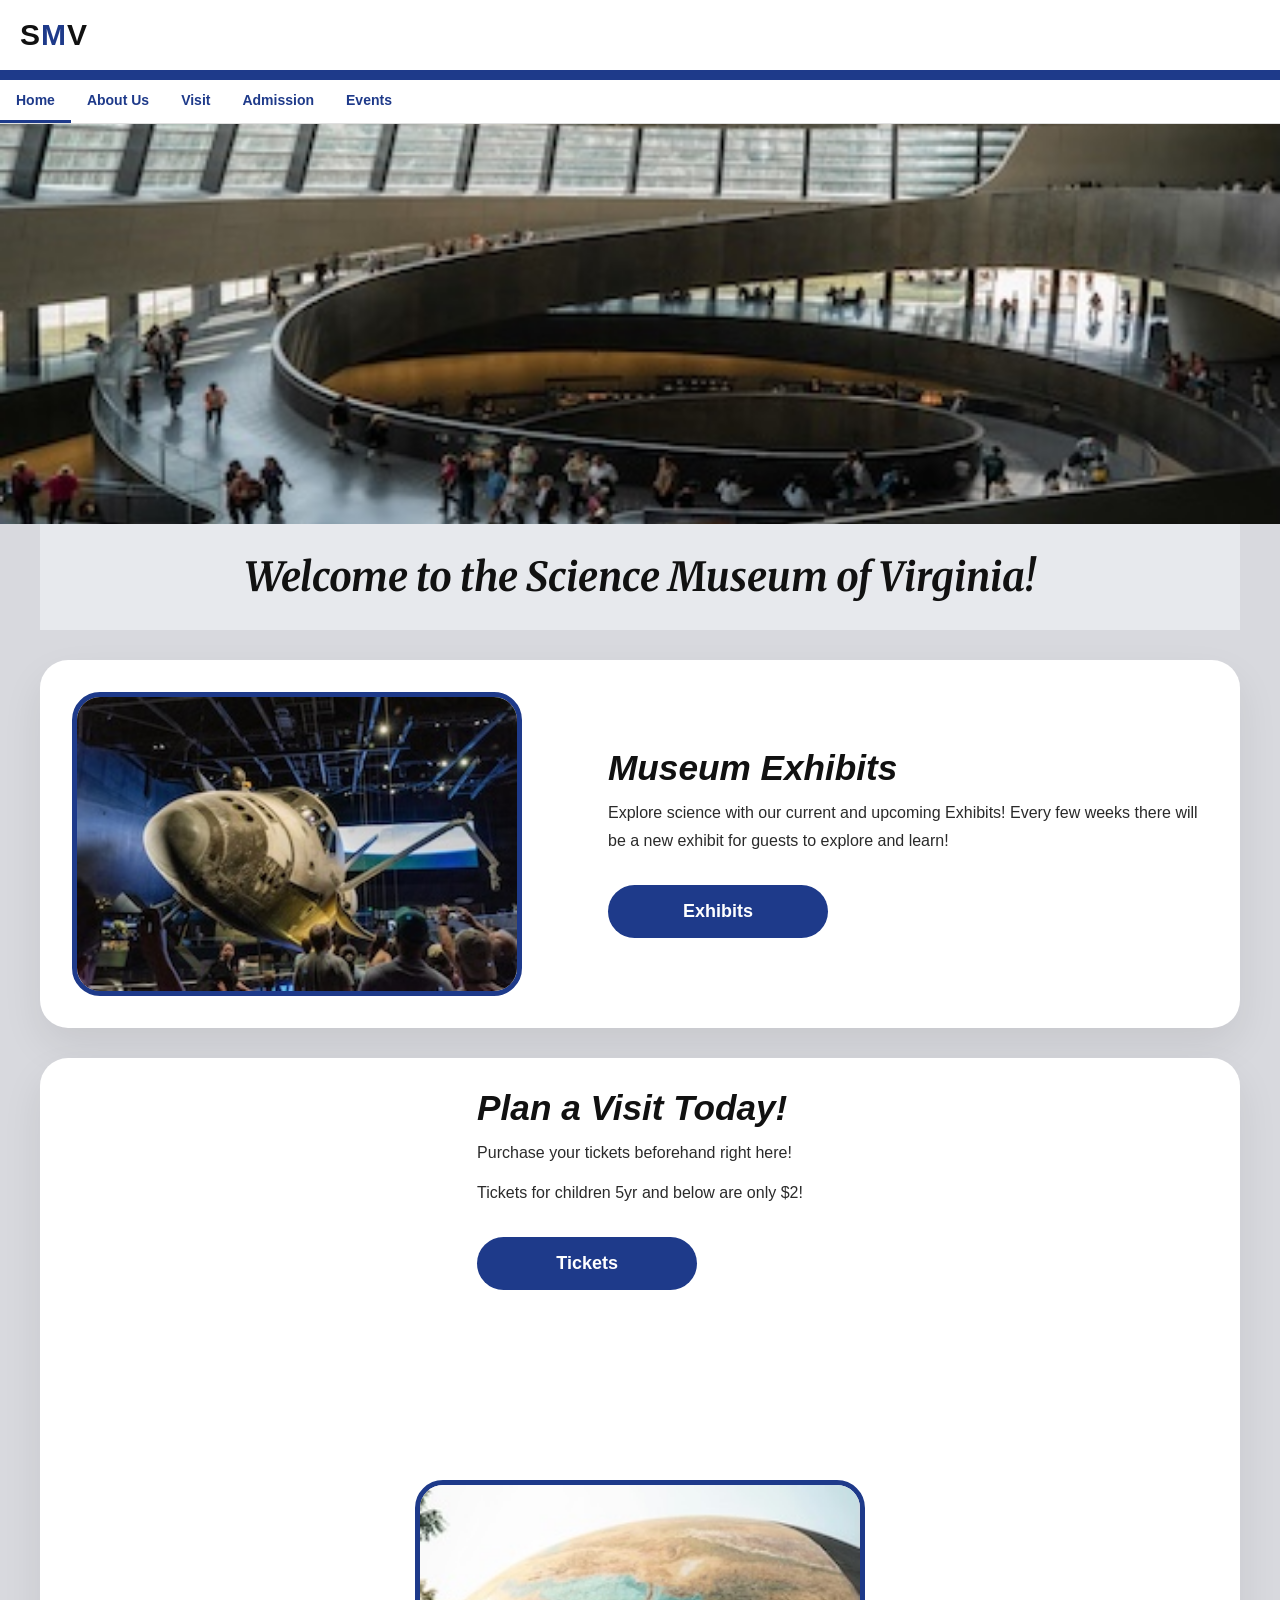
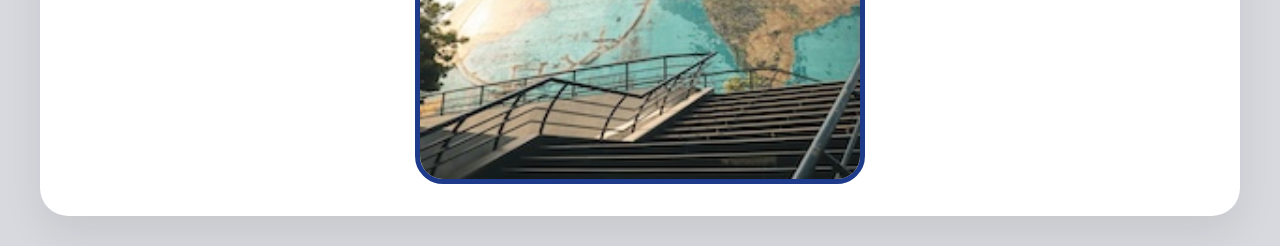
<file: index.html>
<!DOCTYPE html>
<html lang="en">
<head>
<meta charset="UTF-8">
<meta name="viewport" content="width=device-width, initial-scale=1.0">
<title>Science Museum of Virginia</title>
<link rel="stylesheet" href="science-website-css.css/styles.css">
</head>

<body>

<!-- Header -->
<header class="header">
    <div class="logo">S<span>M</span>V</div>
    <div class="menu-toggle" id="menuToggle">&#9776;</div>
</header>

<!-- Navigation Bar -->
<nav class="navbar" id="navbar">
    <ul class="nav-list">
        <li><a href="index.html" class="nav-link active">Home</a></li>
        <li><a href="smv-pages/about-us.html" class="nav-link">About Us</a></li>
        <li><a href="smv-pages/visit.html" class="nav-link">Visit</a></li>
        <li><a href="smv-pages/admission.html" class="nav-link">Admission</a></li>
        <li><a href="smv-pages/events.html" class="nav-link">Events</a></li>
    </ul>
</nav>

<!-- Hero Image -->
<section class="hero">
    <img src="images/index-banner.jpg" alt="Museum Interior">
</section>

<!-- Welcome Title -->
<section class="welcome">
    <h1>Welcome to the Science Museum of Virginia!</h1>
</section>

<!-- Exhibits Section -->
<section class="content">
    <img src="images/smv-index-img1.jpg" alt="Space Exhibit">

    <div class="text">
        <h2>Museum Exhibits</h2>
        <p>
        Explore science with our current and upcoming Exhibits!
        Every few weeks there will be a new exhibit for guests to explore and learn!
        </p>

        <button>Exhibits</button>
    </div>
</section>

<!-- Visit Section -->
<section class="content reverse">

    <div class="text">
        <h2>Plan a Visit Today!</h2>
        <p>
        Purchase your tickets beforehand right here!
        </p>

        <p>
        Tickets for children 5yr and below are only $2!
        </p>

        <button>Tickets</button>
    </div>

    <img src="images/smv-index-img2.jpg" alt="Museum Globe">

</section>

</body>
</html>

<script>
    const menuToggle = document.getElementById('menuToggle');
    const navbar = document.getElementById('navbar');

    menuToggle.addEventListener('click', () => {
        navbar.classList.toggle('active');
    });

    // Close menu when a link is clicked
    document.querySelectorAll('.nav-link').forEach(link => {
        link.addEventListener('click', () => {
            navbar.classList.remove('active');
        });
    });
</script>
</file>
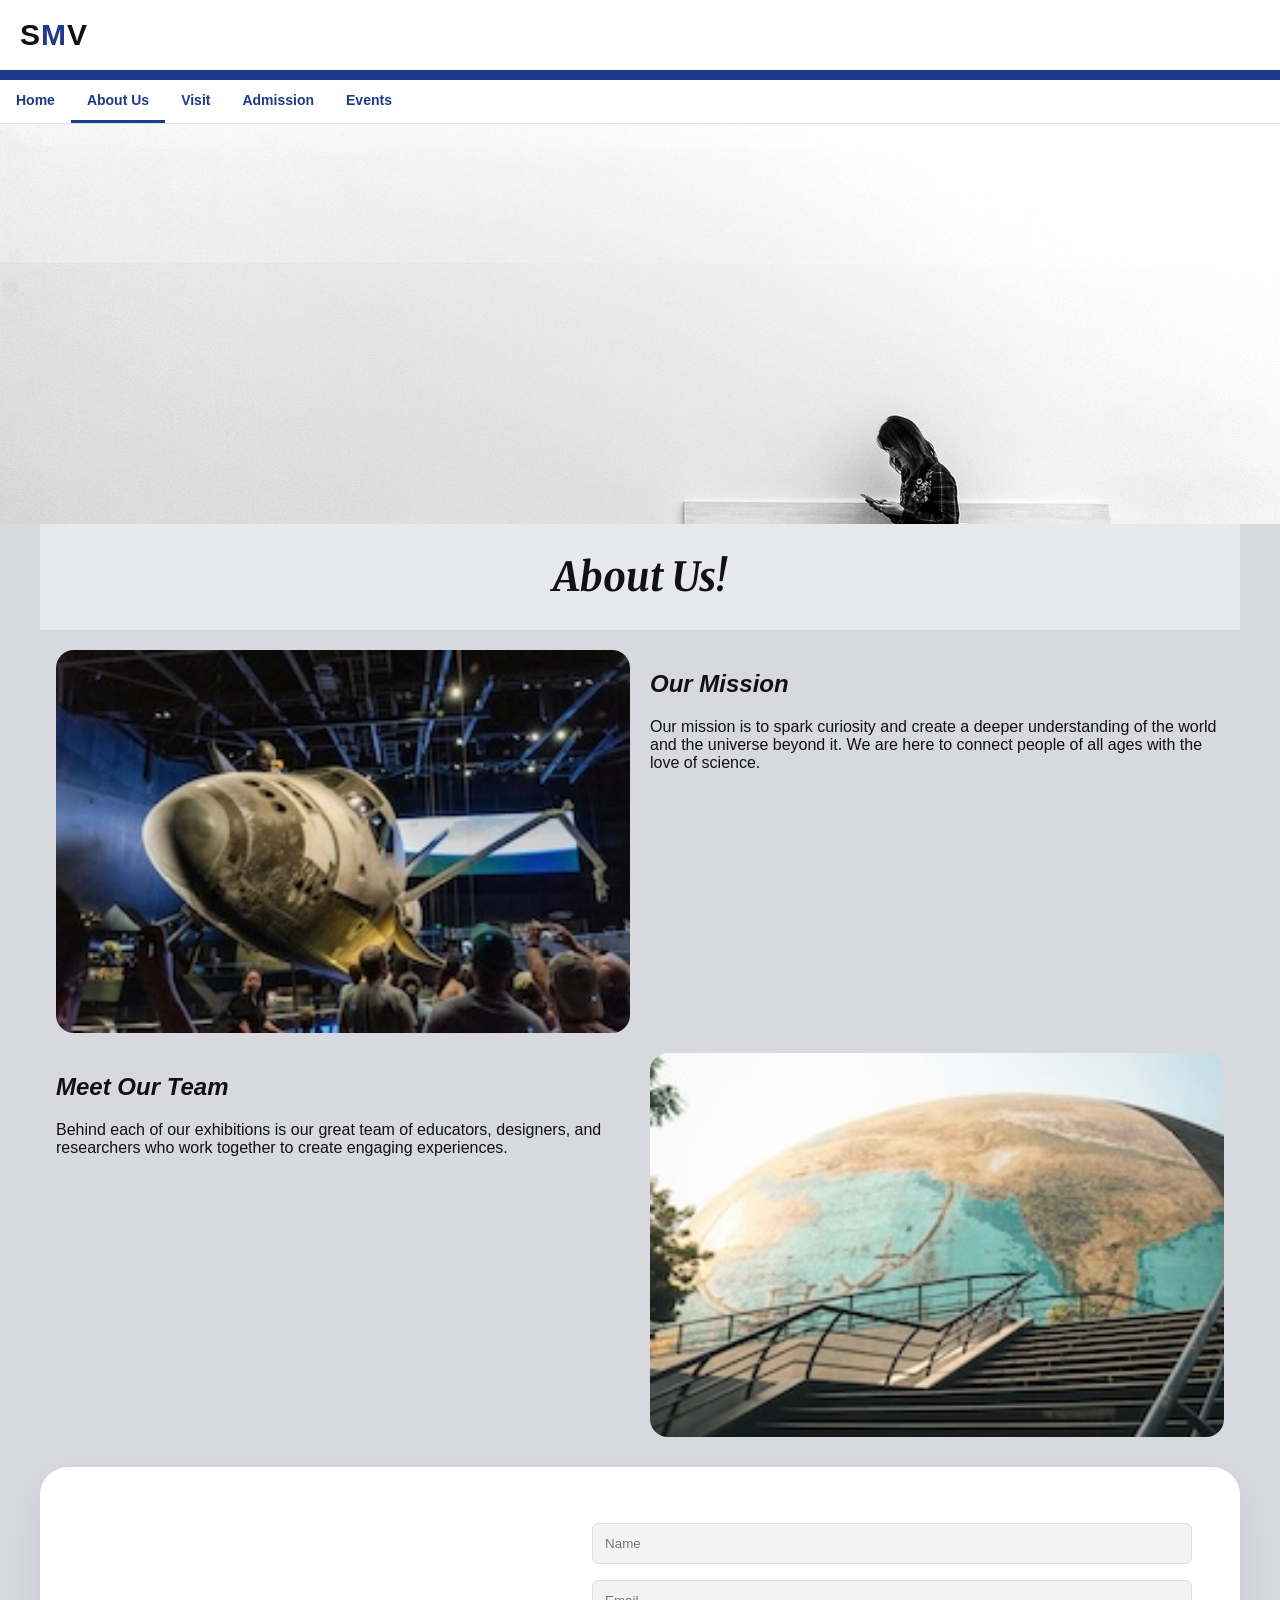
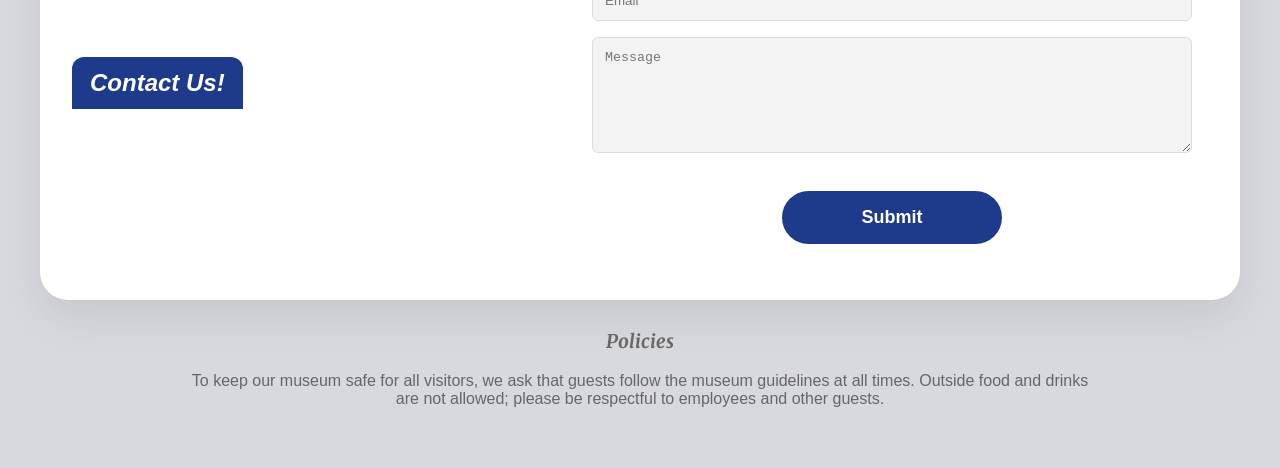
<file: smv-pages/about-us.html>
<!DOCTYPE html>
<html lang="en">
<head>
<meta charset="UTF-8">
<meta name="viewport" content="width=device-width, initial-scale=1.0">
<title>Science Museum of Virginia</title>
<link rel="stylesheet" href="../science-website-css.css/styles.css">
</head>

<body>

<!-- Header -->
<header class="header">
    <div class="logo">S<span>M</span>V</div>
    <div class="menu-toggle" id="menuToggle">&#9776;</div>
</header>

<!-- Navigation Bar -->
<nav class="navbar" id="navbar">
    <ul class="nav-list">
        <li><a href="../index.html" class="nav-link">Home</a></li>
        <li><a href="about-us.html" class="nav-link active">About Us</a></li>
        <li><a href="visit.html" class="nav-link">Visit</a></li>
        <li><a href="admission.html" class="nav-link">Admission</a></li>
        <li><a href="events.html" class="nav-link">Events</a></li>
    </ul>
</nav>

<!-- Hero Image -->
<!-- Hero Image -->
<section class="hero">
    <img src="../images/smv-banner.jpg" alt="Museum Exterior">
</section>

<!-- About Header -->
<section class="welcome">
    <h1>About Us!</h1>
</section>

<!-- About Content -->
<section class="about-grid">
    <div class="about-card">
        <img src="../images/smv-index-img1.jpg" alt="Exhibit">
    </div>

    <div class="about-card">
        <h2>Our Mission</h2>
        <p>
        Our mission is to spark curiosity and create a deeper understanding of the world and the universe beyond it. We are here to connect people of all ages with the love of science.
        </p>
    </div>

    <div class="about-card">
        <h2>Meet Our Team</h2>
        <p>
        Behind each of our exhibitions is our great team of educators, designers, and researchers who work together to create engaging experiences.
        </p>
    </div>

    <div class="about-card">
        <img src="../images/smv-index-img2.jpg" alt="Team">
    </div>
</section>

<!-- Contact Card -->
<section class="content contact-card">
    <h2 class="contact-title">Contact Us!</h2>
    <form class="contact-form">
        <input type="text" name="name" placeholder="Name">
        <input type="email" name="email" placeholder="Email">
        <textarea name="message" rows="6" placeholder="Message"></textarea>
        <div class="form-actions">
            <button type="submit">Submit</button>
        </div>
    </form>
</section>

<!-- Policies -->
<section class="policies">
    <h3>Policies</h3>
    <p>
    To keep our museum safe for all visitors, we ask that guests follow the museum guidelines at all times. Outside food and drinks are not allowed; please be respectful to employees and other guests.
    </p>
</section>

</body>
</html>

<script>
    const menuToggle = document.getElementById('menuToggle');
    const navbar = document.getElementById('navbar');

    menuToggle.addEventListener('click', () => {
        navbar.classList.toggle('active');
    });

    // Close menu when a link is clicked
    document.querySelectorAll('.nav-link').forEach(link => {
        link.addEventListener('click', () => {
            navbar.classList.remove('active');
        });
    });
</script>
</file>
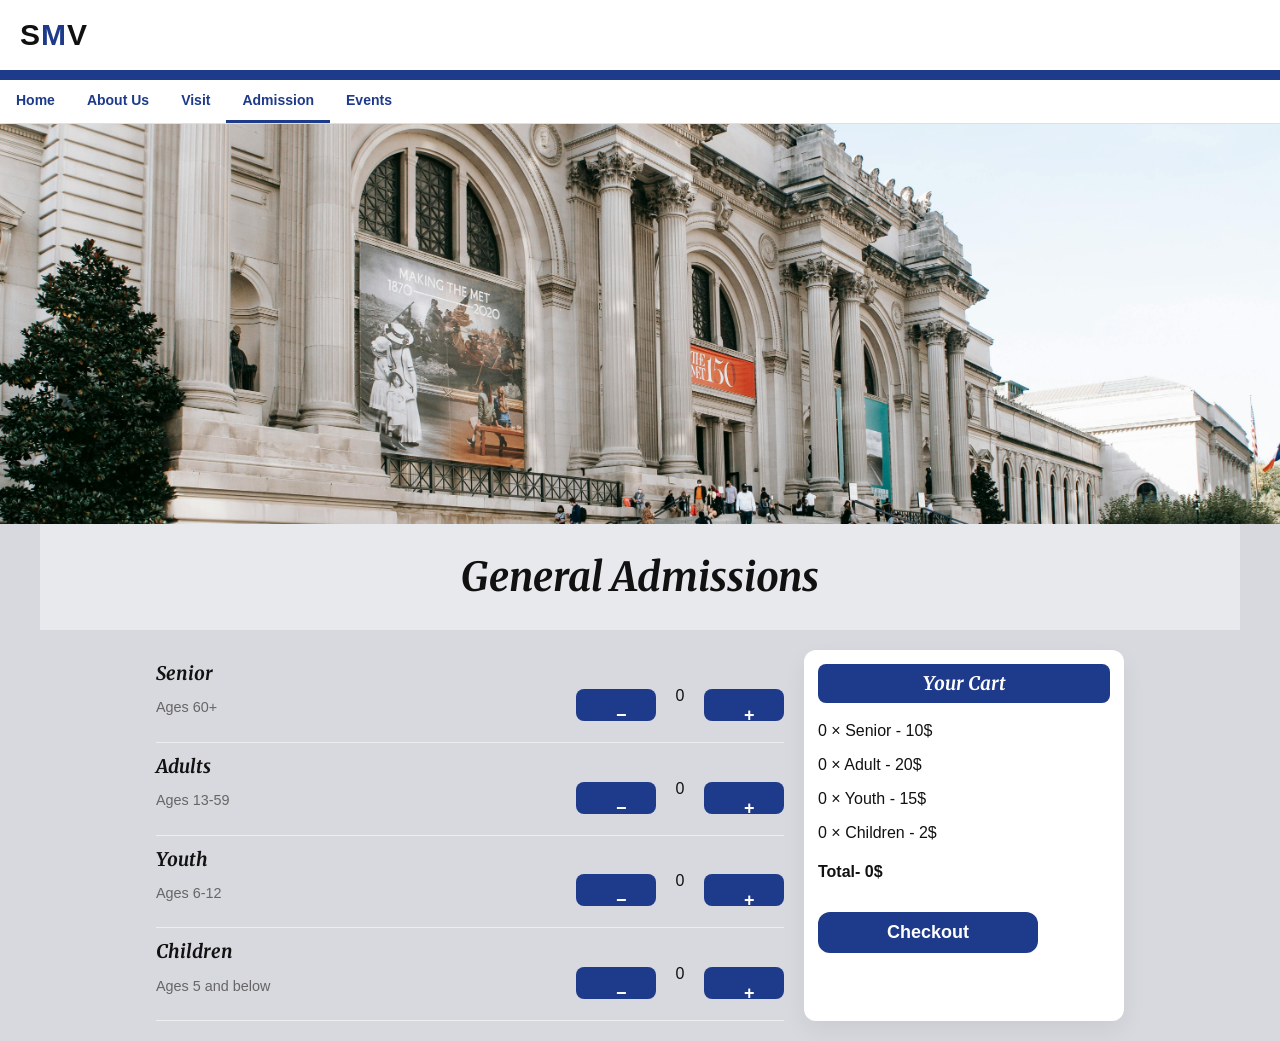
<file: smv-pages/admission.html>
<!DOCTYPE html>
<html lang="en">
<head>
<meta charset="UTF-8">
<meta name="viewport" content="width=device-width, initial-scale=1.0">
<title>Science Museum of Virginia</title>
<link rel="stylesheet" href="../science-website-css.css/styles.css">
</head>

<body>

<!-- Header -->
<header class="header">
    <div class="logo">S<span>M</span>V</div>
    <div class="menu-toggle" id="menuToggle">&#9776;</div>
</header>

<!-- Navigation Bar -->
<nav class="navbar" id="navbar">
    <ul class="nav-list">
        <li><a href="../index.html" class="nav-link">Home</a></li>
        <li><a href="about-us.html" class="nav-link">About Us</a></li>
        <li><a href="visit.html" class="nav-link">Visit</a></li>
        <li><a href="admission.html" class="nav-link active">Admission</a></li>
        <li><a href="events.html" class="nav-link">Events</a></li>
    </ul>
</nav>

<!-- Hero Image -->
<!-- Hero Image -->
<section class="hero">
    <img src="../images/smv-visit-banner.jpg" alt="Admissions Banner">
</section>

<!-- Admission Header -->
<section class="welcome">
    <h1>General Admissions</h1>
</section>

<!-- Admission Layout -->
<section class="admission-layout">
    <div class="tickets">
        <div class="ticket-row">
            <div>
                <h3>Senior</h3>
                <p class="sub">Ages 60+</p>
            </div>
            <div class="controls">
                <button class="qty-btn" data-type="senior" data-op="dec">−</button>
                <span class="qty" id="qty-senior">0</span>
                <button class="qty-btn" data-type="senior" data-op="inc">+</button>
            </div>
        </div>

        <div class="ticket-row">
            <div>
                <h3>Adults</h3>
                <p class="sub">Ages 13-59</p>
            </div>
            <div class="controls">
                <button class="qty-btn" data-type="adult" data-op="dec">−</button>
                <span class="qty" id="qty-adult">0</span>
                <button class="qty-btn" data-type="adult" data-op="inc">+</button>
            </div>
        </div>

        <div class="ticket-row">
            <div>
                <h3>Youth</h3>
                <p class="sub">Ages 6-12</p>
            </div>
            <div class="controls">
                <button class="qty-btn" data-type="youth" data-op="dec">−</button>
                <span class="qty" id="qty-youth">0</span>
                <button class="qty-btn" data-type="youth" data-op="inc">+</button>
            </div>
        </div>

        <div class="ticket-row">
            <div>
                <h3>Children</h3>
                <p class="sub">Ages 5 and below</p>
            </div>
            <div class="controls">
                <button class="qty-btn" data-type="child" data-op="dec">−</button>
                <span class="qty" id="qty-child">0</span>
                <button class="qty-btn" data-type="child" data-op="inc">+</button>
            </div>
        </div>
    </div>

    <aside class="cart-box">
        <h3>Your Cart</h3>
        <div id="cart-items">
            <p id="cart-senior">0 × Senior - 10$</p>
            <p id="cart-adult">0 × Adult - 20$</p>
            <p id="cart-youth">0 × Youth - 15$</p>
            <p id="cart-child">0 × Children - 2$</p>
        </div>
        <h4 id="cart-total">Total- 0$</h4>
        <button class="checkout">Checkout</button>
    </aside>
</section>

</body>
</html>

<script>
    const menuToggle = document.getElementById('menuToggle');
    const navbar = document.getElementById('navbar');

    menuToggle.addEventListener('click', () => {
        navbar.classList.toggle('active');
    });

    // Close menu when a link is clicked
    document.querySelectorAll('.nav-link').forEach(link => {
        link.addEventListener('click', () => {
            navbar.classList.remove('active');
        });
    });

    // Admission ticket logic
    (function(){
        const prices = { senior:10, adult:20, youth:15, child:2 };
        const qty = { senior:0, adult:0, youth:0, child:0 };

        function updateCart(){
            document.getElementById('cart-senior').textContent = `${qty.senior} × Senior - ${prices.senior}$`;
            document.getElementById('cart-adult').textContent = `${qty.adult} × Adult - ${prices.adult}$`;
            document.getElementById('cart-youth').textContent = `${qty.youth} × Youth - ${prices.youth}$`;
            document.getElementById('cart-child').textContent = `${qty.child} × Children - ${prices.child}$`;
            const total = qty.senior*prices.senior + qty.adult*prices.adult + qty.youth*prices.youth + qty.child*prices.child;
            document.getElementById('cart-total').textContent = `Total- ${total}$`;
            document.getElementById('qty-senior').textContent = qty.senior;
            document.getElementById('qty-adult').textContent = qty.adult;
            document.getElementById('qty-youth').textContent = qty.youth;
            document.getElementById('qty-child').textContent = qty.child;
        }

        document.querySelectorAll('.qty-btn').forEach(btn => {
            btn.addEventListener('click', () => {
                const type = btn.dataset.type;
                const op = btn.dataset.op;
                if(op === 'inc') qty[type]++;
                else if(op === 'dec') qty[type] = Math.max(0, qty[type]-1);
                updateCart();
            });
        });

        // initialize
        updateCart();
    })();
</script>
</file>
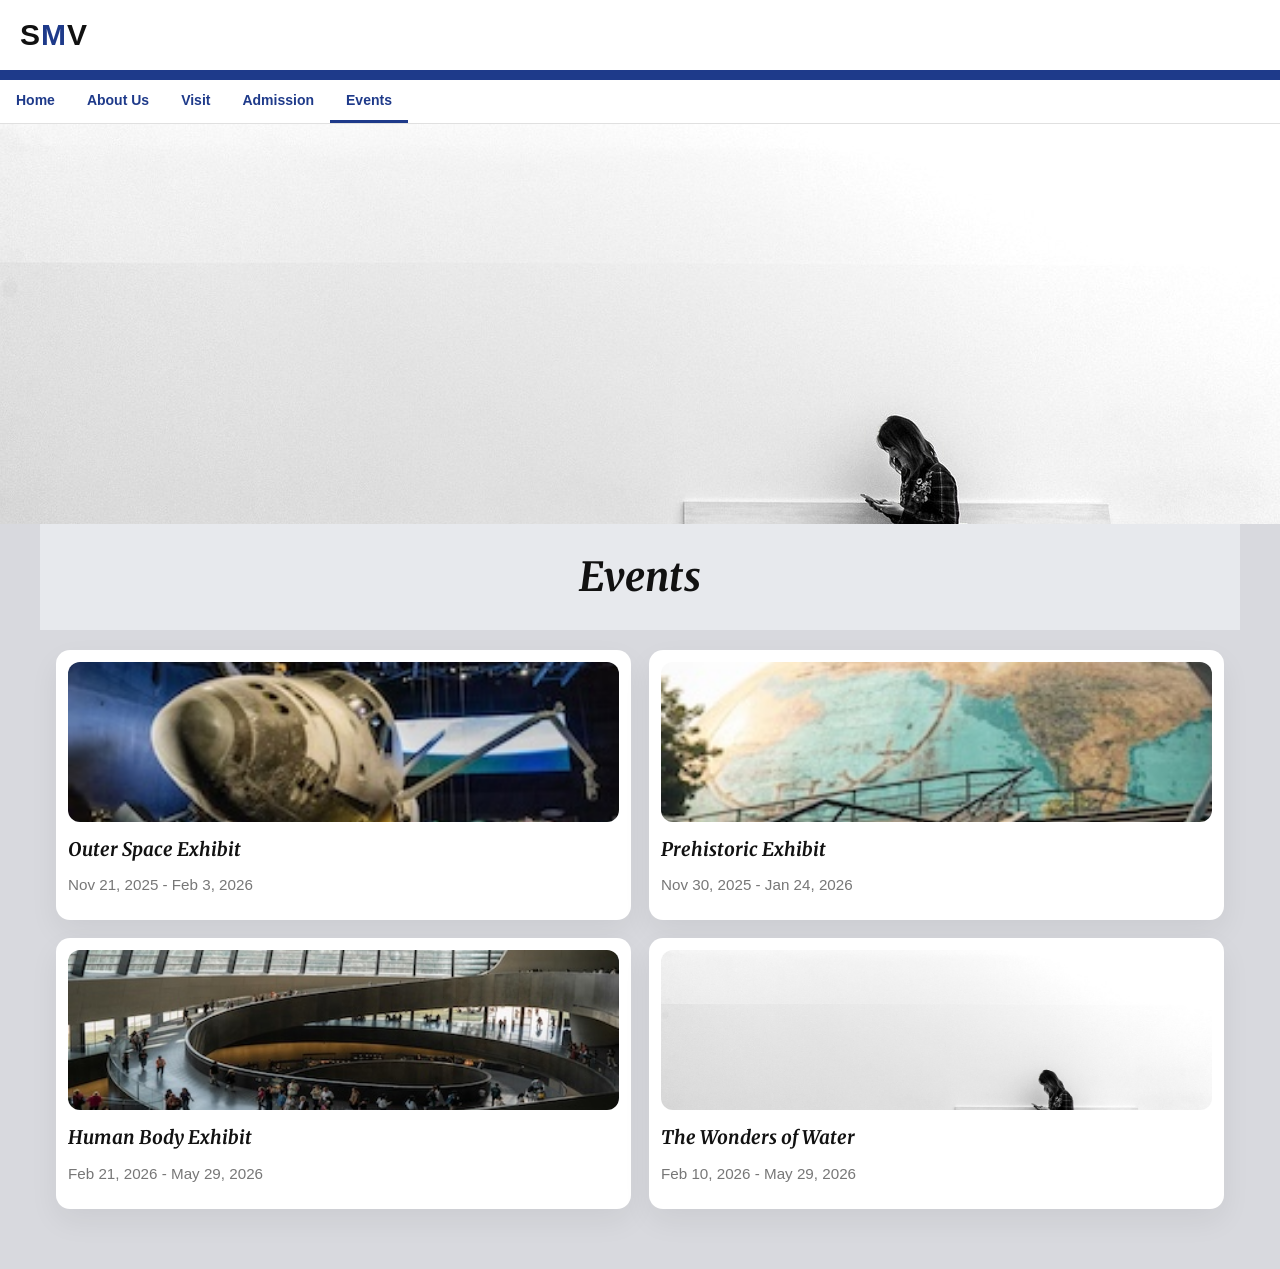
<file: smv-pages/events.html>
<!DOCTYPE html>
<html lang="en">
<head>
<meta charset="UTF-8">
<meta name="viewport" content="width=device-width, initial-scale=1.0">
<title>Science Museum of Virginia</title>
<link rel="stylesheet" href="../science-website-css.css/styles.css">
</head>

<body>

<!-- Header -->
<header class="header">
    <div class="logo">S<span>M</span>V</div>
    <div class="menu-toggle" id="menuToggle">&#9776;</div>
</header>

<!-- Navigation Bar -->
<nav class="navbar" id="navbar">
    <ul class="nav-list">
        <li><a href="../index.html" class="nav-link">Home</a></li>
        <li><a href="about-us.html" class="nav-link">About Us</a></li>
        <li><a href="visit.html" class="nav-link">Visit</a></li>
        <li><a href="admission.html" class="nav-link">Admission</a></li>
        <li><a href="events.html" class="nav-link active">Events</a></li>
    </ul>
</nav>

<!-- Hero Image -->
<!-- Hero Image -->
<section class="hero">
    <img src="../images/smv-banner.jpg" alt="Events Banner">
</section>

<!-- Events Header -->
<section class="welcome">
    <h1>Events</h1>
</section>

<!-- Events Grid -->
<section class="event-grid">
    <article class="event-card">
        <img src="../images/smv-index-img1.jpg" alt="Outer Space Exhibit">
        <h3>Outer Space Exhibit</h3>
        <p class="date">Nov 21, 2025 - Feb 3, 2026</p>
    </article>
    <article class="event-card">
        <img src="../images/smv-index-img2.jpg" alt="Prehistoric Exhibit">
        <h3>Prehistoric Exhibit</h3>
        <p class="date">Nov 30, 2025 - Jan 24, 2026</p>
    </article>
    <article class="event-card">
        <img src="../images/index-banner.jpg" alt="Human Body Exhibit">
        <h3>Human Body Exhibit</h3>
        <p class="date">Feb 21, 2026 - May 29, 2026</p>
    </article>
    <article class="event-card">
        <img src="../images/smv-banner.jpg" alt="Water Exhibit">
        <h3>The Wonders of Water</h3>
        <p class="date">Feb 10, 2026 - May 29, 2026</p>
    </article>
</section>

</body>
</html>

<script>
    const menuToggle = document.getElementById('menuToggle');
    const navbar = document.getElementById('navbar');

    menuToggle.addEventListener('click', () => {
        navbar.classList.toggle('active');
    });

    // Close menu when a link is clicked
    document.querySelectorAll('.nav-link').forEach(link => {
        link.addEventListener('click', () => {
            navbar.classList.remove('active');
        });
    });
</script>
</file>
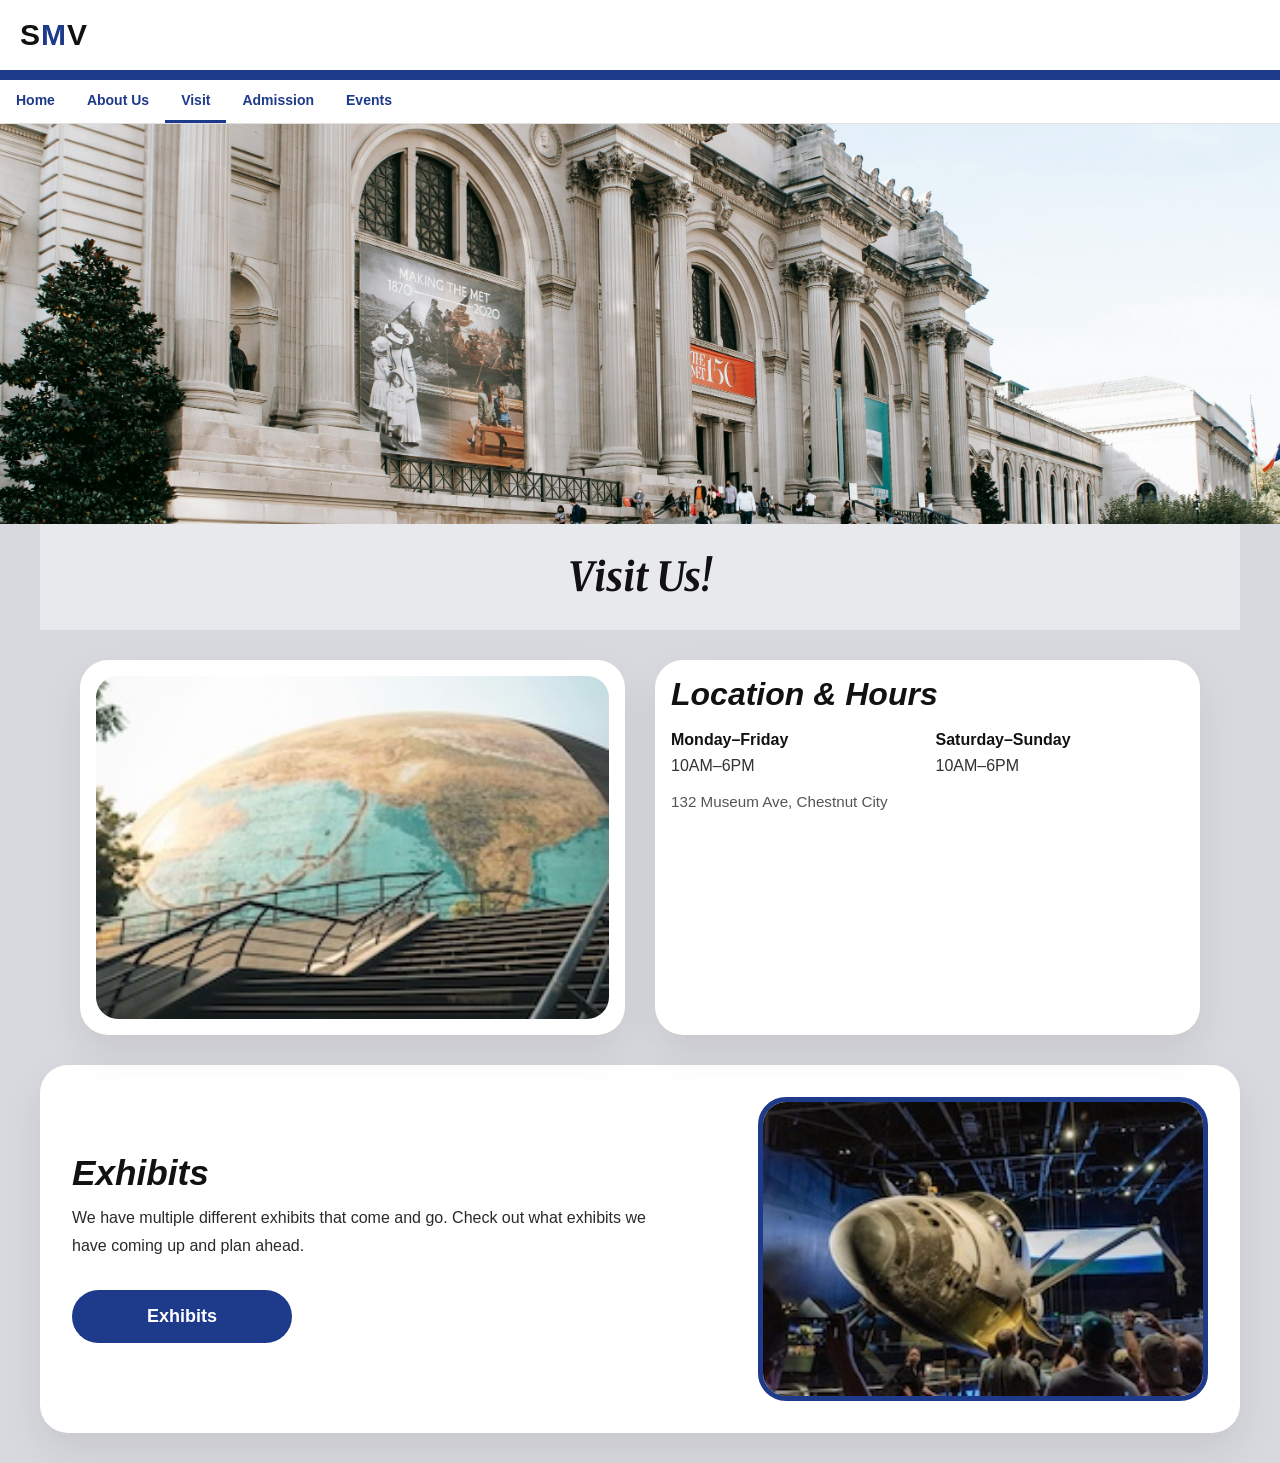
<file: smv-pages/science-website copy 2.html>
<!DOCTYPE html>
<html lang="en">
<head>
<meta charset="UTF-8">
<meta name="viewport" content="width=device-width, initial-scale=1.0">
<title>Science Museum of Virginia</title>
<link rel="stylesheet" href="../science-website-css.css/styles.css">
</head>

<body>

<!-- Header -->
<header class="header">
    <div class="logo">S<span>M</span>V</div>
    <div class="menu-toggle" id="menuToggle">&#9776;</div>
</header>

<!-- Navigation Bar -->
<nav class="navbar" id="navbar">
    <ul class="nav-list">
        <li><a href="../index.html" class="nav-link">Home</a></li>
        <li><a href="about-us.html" class="nav-link">About Us</a></li>
        <li><a href="visit.html" class="nav-link active">Visit</a></li>
        <li><a href="admission.html" class="nav-link">Admission</a></li>
        <li><a href="events.html" class="nav-link">Events</a></li>
    </ul>
</nav>

<!-- Hero Image -->
<section class="hero">
    <img src="../images/smv-visit-banner.jpg" alt="Museum Exterior">
</section>

<!-- Visit Header -->
<section class="welcome">
    <h1>Visit Us!</h1>
</section>

<!-- Visit Grid -->
<section class="visit-grid" id="visit">
    <div class="visit-card map-card">
        <img src="../images/smv-index-img2.jpg" alt="Museum Map">
    </div>

    <div class="visit-card location-card">
        <h2>Location & Hours</h2>
        <div class="hours-row">
            <div>
                <strong>Monday–Friday</strong>
                <p>10AM–6PM</p>
            </div>
            <div>
                <strong>Saturday–Sunday</strong>
                <p>10AM–6PM</p>
            </div>
        </div>
        <p class="address">132 Museum Ave, Chestnut City</p>
    </div>
</section>

<!-- Exhibits Section -->
<section class="content exhibits-section" id="exhibits">
    <div class="text">
        <h2>Exhibits</h2>
        <p>
        We have multiple different exhibits that come and go. Check out what exhibits we have coming up and plan ahead.
        </p>
        <button>Exhibits</button>
    </div>

    <img src="../images/smv-index-img1.jpg" alt="Exhibit">
</section>

</body>
</html>

<script>
    const menuToggle = document.getElementById('menuToggle');
    const navbar = document.getElementById('navbar');

    menuToggle.addEventListener('click', () => {
        navbar.classList.toggle('active');
    });

    // Close menu when a link is clicked
    document.querySelectorAll('.nav-link').forEach(link => {
        link.addEventListener('click', () => {
            navbar.classList.remove('active');
        });
    });
</script>
</file>
<file: science-website-css.css/styles.css>
@import url('https://fonts.googleapis.com/css2?family=Merriweather:ital,wght@0,700;1,700&display=swap');

/* Heading typography */

*{
    box-sizing:border-box;
}

body{
    margin:0 auto;
    min-height:100vh;
    overflow-x:hidden;
    font-family: Arial, Helvetica, sans-serif;
    background:#d8d9de;
    color:#111;
}

/* Headings: requested fonts and styles */
h1, h3{
    font-family: 'Merriweather', 'Merryweather', serif;
    font-weight:700;
    font-style:italic;
}

h2{
    font-family: 'Instrument Sans', 'InstrumentSans', sans-serif;
    font-weight:700;
    font-style:italic;
}

/* Header */

.header{
    display:flex;
    justify-content:space-between;
    align-items:center;
    padding:18px 20px;
    background:white;
    border-bottom:10px solid #1e3a8a;
}

.logo{
    font-size:30px;
    font-weight:800;
    letter-spacing:1px;
    color:#111;
}

.logo span{
    color:#1e3a8a;
}

.menu-toggle{
    font-size:30px;
    cursor:pointer;
    display:none;
}

/* Navigation Bar */

.navbar{
    background:#fff;
    border-bottom:1px solid #e0e0e0;
    padding:0;
}

.nav-list{
    list-style:none;
    margin:0;
    padding:0;
    display:flex;
    flex-wrap:wrap;
}

.nav-link{
    display:block;
    padding:12px 16px;
    text-decoration:none;
    color:#1e3a8a;
    font-weight:600;
    font-size:14px;
    border-bottom:3px solid transparent;
    transition:border-color .2s ease, color .2s ease;
}

.nav-link:hover{
    color:#163d7a;
    border-bottom-color:#1e3a8a;
}

.nav-link.active{
    color:#1e3a8a;
    border-bottom-color:#1e3a8a;
}

/* Hero */

.hero{
    position:relative;
    left:50%;
    right:50%;
    margin-left:-50vw;
    margin-right:-50vw;
    width:100vw;
    overflow:hidden;
}

.hero img{
    width:100%;
    height:260px;
    object-fit:cover;
    display:block;
}

/* Welcome */

.welcome{
    text-align:center;
    padding:26px 20px;
    background:#e7e9ed;
    max-width:1200px;
    margin:0 auto;
}

.welcome h1{
    margin:0;
    font-size:2rem;
    line-height:1.15;
    color:#111;
}

/* Visit Page Layout */

.visit-grid{
    display:grid;
    grid-template-columns:1fr 1fr;
    gap:20px;
    margin:20px auto;
    padding:0 16px;
    max-width:1200px;
}

.visit-card{
    background:white;
    border-radius:28px;
    padding:16px;
    box-shadow:0 18px 40px rgba(0,0,0,0.08);
}

.map-card img{
    width:100%;
    border-radius:22px;
    display:block;
    object-fit:cover;
}

.location-card h2{
    margin-top:0;
    margin-bottom:18px;
    font-size:1.8rem;
}

.hours-row{
    display:flex;
    flex-wrap:wrap;
    gap:16px;
    margin-bottom:18px;
}

.hours-row div{
    flex:1 1 140px;
    min-width:140px;
}

.hours-row strong{
    display:block;
    margin-bottom:8px;
    color:#111;
}

.hours-row p{
    margin:0;
    color:#333;
}

.address{
    margin-top:14px;
    color:#555;
    font-size:0.95rem;
}

.exhibits-section{
    margin-bottom:30px;
}

/* About page */
.about-grid{
    display:grid;
    grid-template-columns:1fr 1fr;
    gap:20px;
    margin:20px auto;
    padding:0 16px;
    max-width:1200px;
}
.about-card{
    background:transparent;
}
.about-card img{
    width:100%;
    border-radius:18px;
    display:block;
    object-fit:cover;
}
.contact-card{
    border-radius:18px;
}
.contact-title{
    background:#1e3a8a;
    color:white;
    padding:12px 18px;
    border-radius:12px 12px 0 0;
    text-align:center;
}
.contact-form{
    background:#fff;
    padding:16px;
    border-radius:12px;
}
.contact-form input,.contact-form textarea{
    width:100%;
    padding:12px;
    margin:8px 0;
    border:1px solid #ddd;
    border-radius:6px;
    background:#f3f3f3;
}
.form-actions{ text-align:center; padding:8px 0; }

/* Policies */
.policies{
    max-width:900px;
    margin:20px auto 60px;
    text-align:center;
    color:#666;
}

/* Admissions */
.admission-layout{
    display:flex;
    gap:20px;
    margin:20px auto;
    padding:0 16px;
    max-width:1000px;
}
.tickets{ flex:1 1 520px; }
.ticket-row{
    display:flex;
    justify-content:space-between;
    align-items:center;
    padding:12px 0;
    border-bottom:1px solid #eee;
}
.ticket-row h3{ margin:0; }
.sub{ color:#666; font-size:0.9rem; }
.controls{ display:flex; align-items:center; gap:10px; }
.qty-btn{ background:#1e3a8a; color:#fff; border:none; border-radius:8px; width:36px; height:28px; font-size:18px; cursor:pointer; }
.qty{ min-width:28px; text-align:center; display:inline-block; }
.cart-box{ width:320px; background:#fff; padding:14px; border-radius:12px; box-shadow:0 10px 24px rgba(0,0,0,0.06); }
.cart-box h3{ margin-top:0; background:#1e3a8a; color:#fff; padding:8px 12px; border-radius:8px; text-align:center; }
.checkout{ background:#1e3a8a; color:#fff; border:none; padding:10px 16px; border-radius:12px; width:100%; margin-top:10px; }

/* Events grid */
.event-grid{
    display:grid;
    grid-template-columns:1fr 1fr;
    gap:18px;
    margin:20px auto;
    padding:0 16px 40px;
    max-width:1200px;
}
.event-card{ background:#fff; padding:12px; border-radius:14px; box-shadow:0 12px 30px rgba(0,0,0,0.06); }
.event-card img{ width:100%; height:160px; object-fit:cover; border-radius:12px; }
.event-card h3{ margin:12px 0 6px; }
.event-card .date{ color:#777; font-size:0.95rem; }

/* Content Sections */

.content{
    display:flex;
    flex-wrap:wrap;
    align-items:center;
    justify-content:space-between;
    gap:24px;
    margin:20px auto;
    padding:24px;
    background:white;
    border-radius:28px;
    box-shadow:0 18px 40px rgba(0,0,0,0.08);
    max-width:1200px;
}

.content img{
    width:100%;
    max-width:360px;
    border-radius:28px;
    border:5px solid #1e3a8a;
    object-fit:cover;
}

.text{
    flex:1 1 260px;
    max-width:460px;
}

.text h2{
    margin:0 0 12px;
    font-size:1.85rem;
    line-height:1.05;
}

.text p{
    margin:12px 0;
    color:#2a2a2a;
    line-height:1.75;
}

button{
    margin-top:18px;
    padding:15px 32px;
    border:none;
    border-radius:999px;
    background:#1e3a8a;
    color:white;
    font-size:16px;
    font-weight:700;
    cursor:pointer;
    transition:transform .2s ease, background .2s ease;
}

button:hover{
    transform:translateY(-1px);
    background:#163d7a;
}

/* Reverse layout for second section */

.reverse{
    flex-direction:row-reverse;
}

/* Mobile */

@media(max-width:480px){
    .header{
        padding:14px 16px;
    }

    .menu-toggle{
        display:block;
    }

    .navbar{
        display:none;
        position:absolute;
        top:60px;
        left:0;
        right:0;
        background:#fff;
        border-bottom:1px solid #e0e0e0;
        width:100%;
        z-index:1000;
    }

    .navbar.active{
        display:block;
    }

    .nav-list{
        flex-direction:column;
    }

    .nav-link{
        border-bottom:1px solid #f0f0f0;
        border-right:3px solid transparent;
        padding:14px 16px;
    }

    .nav-link:hover{
        background:#f9f9f9;
        border-right-color:#1e3a8a;
        border-bottom-color:#f0f0f0;
    }

    .nav-link.active{
        background:#f0f7ff;
        border-right-color:#1e3a8a;
    }

    .welcome{
        padding:20px 16px;
    }

    .welcome h1{
        font-size:1.5rem;
    }

    .visit-grid{
        grid-template-columns:1fr;
        margin:16px auto;
        padding:0 12px;
    }

    .content{
        flex-direction:column;
        text-align:center;
        padding:18px 12px;
        margin:16px auto;
    }

    /* Admission responsive tweaks */
    .admission-layout{
        flex-direction:column;
        gap:14px;
        padding:0 12px;
        margin:12px auto;
    }

    .tickets{ order:1; width:100%; }
    .cart-box{ order:2; width:100%; }

    .ticket-row{ padding:10px 0; }
    .controls{ gap:8px; }
    .qty-btn{ width:34px; height:34px; border-radius:8px; font-size:20px; }
    .qty{ min-width:36px; font-size:1rem; }

    .cart-box{ padding:12px; }
    .cart-box h3{ padding:10px; font-size:1.05rem; }

    /* Events and about single column on mobile */
    .event-grid, .about-grid{ grid-template-columns:1fr; }
    }

    .reverse{
        flex-direction:column;
    }

    .text{
        max-width:100%;
    }

    .text h2{
        font-size:1.5rem;
    }

    button{
        width:100%;
        max-width:220px;
        margin-left:auto;
        margin-right:auto;
    }

    .hero img{
        height:200px;
    }
}

/* Tablet */

@media(min-width:481px) and (max-width:768px){
    .navbar{
        display:block;
    }

    .welcome{
        padding:22px 20px;
    }

    .visit-grid{
        grid-template-columns:1fr 1fr;
        margin:18px auto;
        padding:0 16px;
        gap:16px;
    }

    .content{
        margin:18px auto;
        padding:20px;
    }

    .hero img{
        height:240px;
    }
}

/* Desktop */

@media(min-width:769px){
    .navbar{
        display:block;
    }

    .welcome{
        padding:30px 40px;
    }

    .welcome h1{
        font-size:2.5rem;
    }

    .visit-grid{
        grid-template-columns:1fr 1fr;
        gap:30px;
        margin:30px auto;
        padding:0 40px;
    }

    .content{
        margin:30px auto;
        padding:32px;
        gap:40px;
    }

    .content img{
        max-width:450px;
    }

    .text{
        flex:1 1 350px;
        max-width:600px;
    }

    .text h2{
        font-size:2.2rem;
    }

    .hero img{
        height:400px;
    }

    .location-card h2{
        font-size:2rem;
    }

    button{
        padding:16px 40px;
        font-size:18px;
    }
}
</file>
